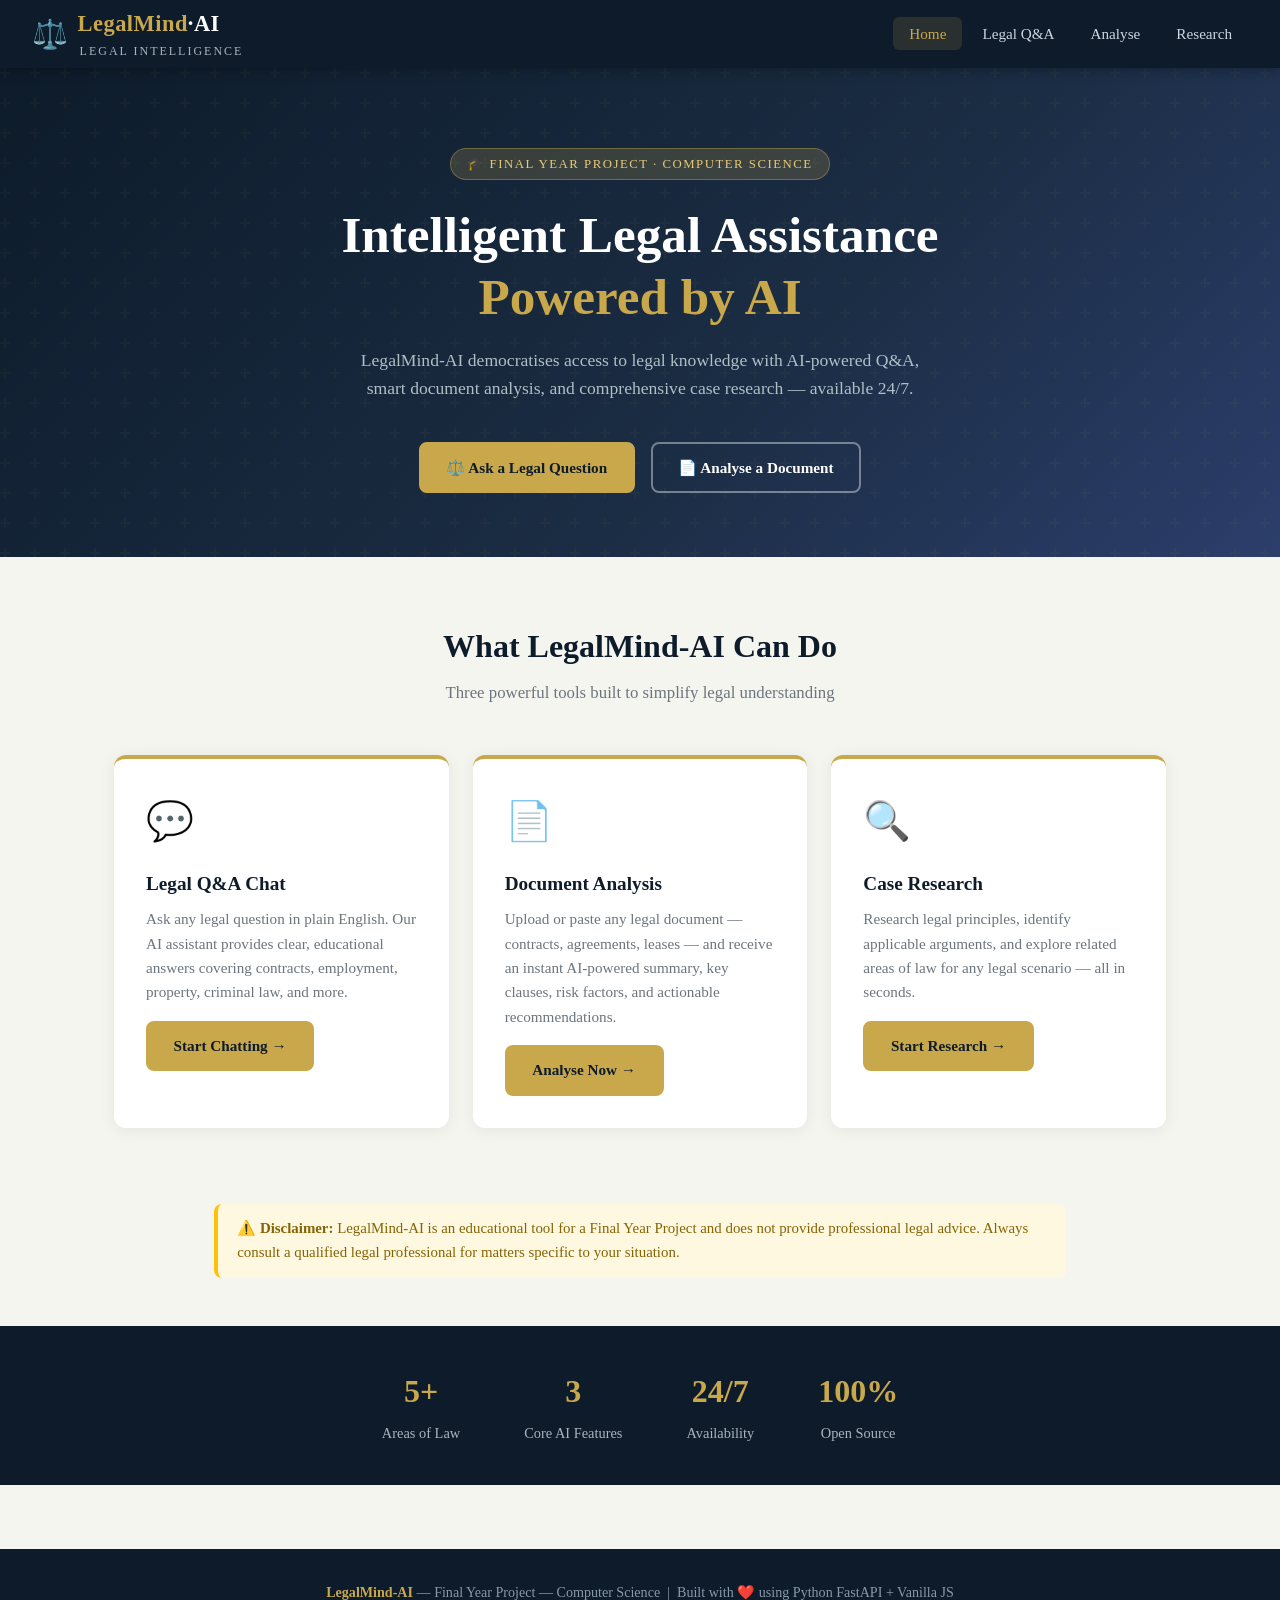
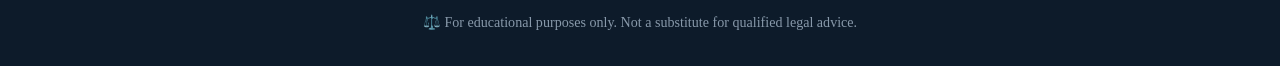
<file: frontend/index.html>
<!DOCTYPE html>
<html lang="en">
<head>
  <meta charset="UTF-8" />
  <meta name="viewport" content="width=device-width, initial-scale=1.0" />
  <title>LegalMind-AI | Intelligent Legal Assistance</title>
  <link rel="stylesheet" href="css/styles.css" />
  <meta name="description" content="LegalMind-AI — AI-powered legal assistance platform for document analysis, legal Q&A, and case research." />
</head>
<body>

  <!-- Navigation -->
  <nav class="navbar">
    <a href="index.html" class="navbar-brand">
      <span class="logo-icon">⚖️</span>
      <div>
        <div class="brand-text">LegalMind<span style="color:#fff">·AI</span></div>
        <div class="brand-sub">Legal Intelligence</div>
      </div>
    </a>
    <ul class="navbar-nav">
      <li><a href="index.html" class="active">Home</a></li>
      <li><a href="chat.html">Legal Q&amp;A</a></li>
      <li><a href="analyse.html">Analyse</a></li>
      <li><a href="research.html">Research</a></li>
    </ul>
  </nav>

  <!-- Hero -->
  <section class="hero">
    <div class="hero-content">
      <div class="hero-badge">🎓 Final Year Project · Computer Science</div>
      <h1>Intelligent Legal Assistance<br /><span>Powered by AI</span></h1>
      <p>
        LegalMind-AI democratises access to legal knowledge with AI-powered Q&amp;A,
        smart document analysis, and comprehensive case research — available 24/7.
      </p>
      <div class="btn-group">
        <a href="chat.html" class="btn btn-primary">⚖️ Ask a Legal Question</a>
        <a href="analyse.html" class="btn btn-outline">📄 Analyse a Document</a>
      </div>
    </div>
  </section>

  <!-- Features -->
  <div class="section">
    <div class="section-title">
      <h2>What LegalMind-AI Can Do</h2>
      <p>Three powerful tools built to simplify legal understanding</p>
    </div>
    <div class="features-grid">

      <div class="feature-card">
        <div class="feature-icon">💬</div>
        <h3>Legal Q&amp;A Chat</h3>
        <p>
          Ask any legal question in plain English. Our AI assistant provides
          clear, educational answers covering contracts, employment, property,
          criminal law, and more.
        </p>
        <a href="chat.html" class="btn btn-primary mt-2">Start Chatting →</a>
      </div>

      <div class="feature-card">
        <div class="feature-icon">📄</div>
        <h3>Document Analysis</h3>
        <p>
          Upload or paste any legal document — contracts, agreements, leases —
          and receive an instant AI-powered summary, key clauses, risk factors,
          and actionable recommendations.
        </p>
        <a href="analyse.html" class="btn btn-primary mt-2">Analyse Now →</a>
      </div>

      <div class="feature-card">
        <div class="feature-icon">🔍</div>
        <h3>Case Research</h3>
        <p>
          Research legal principles, identify applicable arguments, and explore
          related areas of law for any legal scenario — all in seconds.
        </p>
        <a href="research.html" class="btn btn-primary mt-2">Start Research →</a>
      </div>

    </div>
  </div>

  <!-- Disclaimer -->
  <div style="max-width:900px;margin:0 auto 3rem;padding:0 1.5rem;">
    <div class="alert alert-warning">
      ⚠️ <strong>Disclaimer:</strong> LegalMind-AI is an educational tool for a Final Year
      Project and does not provide professional legal advice. Always consult a qualified
      legal professional for matters specific to your situation.
    </div>
  </div>

  <!-- Stats strip -->
  <div style="background:var(--navy);color:#fff;padding:2.5rem 1.5rem;">
    <div style="display:flex;justify-content:center;gap:4rem;flex-wrap:wrap;max-width:800px;margin:0 auto;text-align:center;">
      <div>
        <div style="font-size:2rem;font-weight:700;color:var(--gold);">5+</div>
        <div style="color:#aab4be;font-size:0.9rem;margin-top:0.25rem;">Areas of Law</div>
      </div>
      <div>
        <div style="font-size:2rem;font-weight:700;color:var(--gold);">3</div>
        <div style="color:#aab4be;font-size:0.9rem;margin-top:0.25rem;">Core AI Features</div>
      </div>
      <div>
        <div style="font-size:2rem;font-weight:700;color:var(--gold);">24/7</div>
        <div style="color:#aab4be;font-size:0.9rem;margin-top:0.25rem;">Availability</div>
      </div>
      <div>
        <div style="font-size:2rem;font-weight:700;color:var(--gold);">100%</div>
        <div style="color:#aab4be;font-size:0.9rem;margin-top:0.25rem;">Open Source</div>
      </div>
    </div>
  </div>

  <footer>
    <p>
      <strong style="color:var(--gold);">LegalMind-AI</strong> &mdash; Final Year Project &mdash;
      Computer Science &nbsp;|&nbsp;
      Built with ❤️ using Python FastAPI + Vanilla JS
    </p>
    <p class="mt-1">
      ⚖️ For educational purposes only. Not a substitute for qualified legal advice.
    </p>
  </footer>

</body>
</html>
</file>
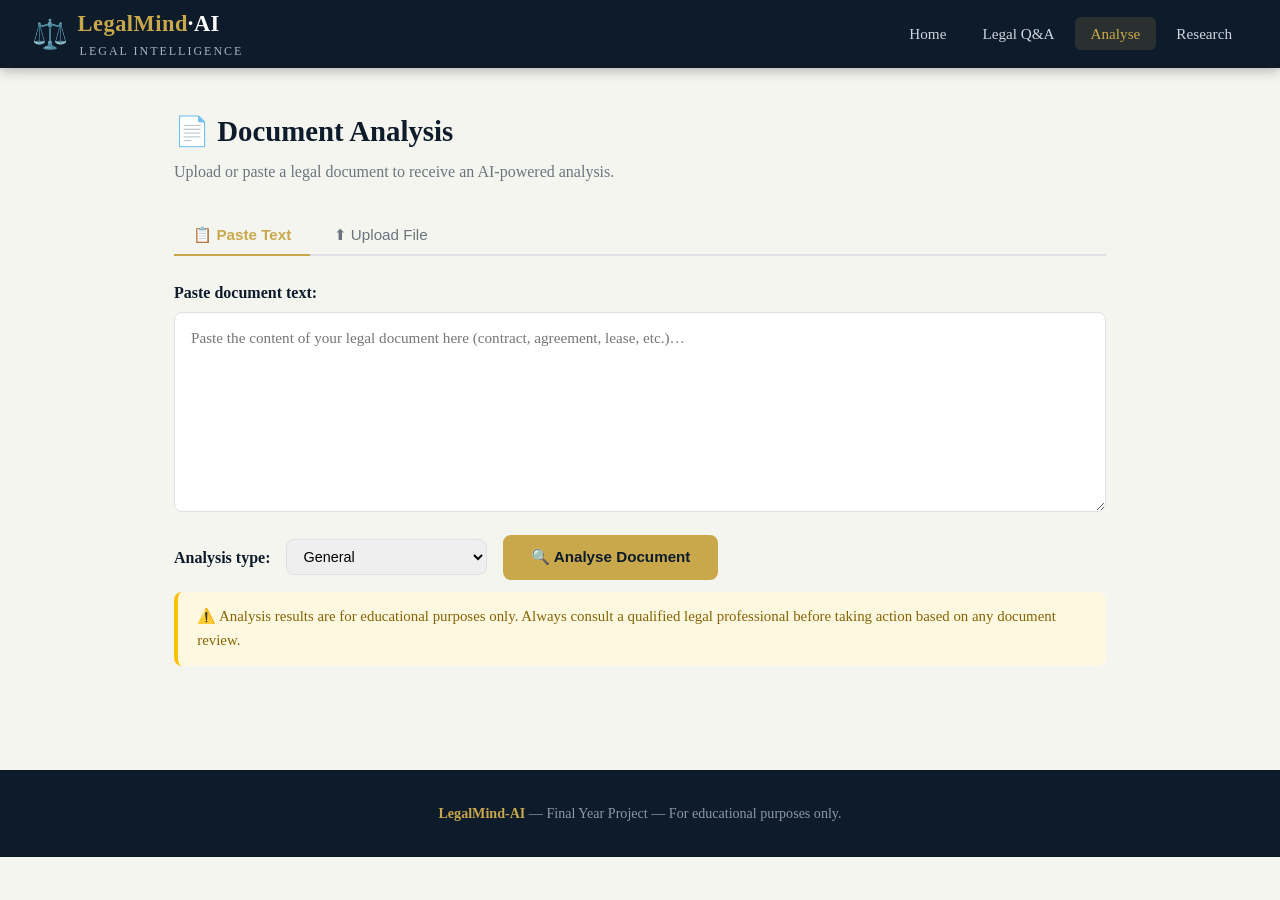
<file: frontend/analyse.html>
<!DOCTYPE html>
<html lang="en">
<head>
  <meta charset="UTF-8" />
  <meta name="viewport" content="width=device-width, initial-scale=1.0" />
  <title>Document Analysis — LegalMind-AI</title>
  <link rel="stylesheet" href="css/styles.css" />
</head>
<body>

  <nav class="navbar">
    <a href="index.html" class="navbar-brand">
      <span class="logo-icon">⚖️</span>
      <div>
        <div class="brand-text">LegalMind<span style="color:#fff">·AI</span></div>
        <div class="brand-sub">Legal Intelligence</div>
      </div>
    </a>
    <ul class="navbar-nav">
      <li><a href="index.html">Home</a></li>
      <li><a href="chat.html">Legal Q&amp;A</a></li>
      <li><a href="analyse.html" class="active">Analyse</a></li>
      <li><a href="research.html">Research</a></li>
    </ul>
  </nav>

  <div class="page-container">
    <div class="page-header">
      <h1>📄 Document Analysis</h1>
      <p>Upload or paste a legal document to receive an AI-powered analysis.</p>
    </div>

    <!-- Tab switcher -->
    <div class="tabs">
      <button class="tab-btn active" onclick="switchTab('paste', this)">📋 Paste Text</button>
      <button class="tab-btn" onclick="switchTab('upload', this)">⬆ Upload File</button>
    </div>

    <!-- Paste tab -->
    <div class="tab-panel active" id="tab-paste">
      <div>
        <label for="docText" style="font-weight:600;color:var(--navy);display:block;margin-bottom:0.4rem;">Paste document text:</label>
        <textarea
          id="docText"
          class="doc-textarea"
          placeholder="Paste the content of your legal document here (contract, agreement, lease, etc.)…"
        ></textarea>
      </div>
      <div style="display:flex;align-items:center;gap:1rem;margin-top:1rem;flex-wrap:wrap;">
        <label for="analysisType" style="font-weight:600;color:var(--navy);">Analysis type:</label>
        <select id="analysisType" style="padding:0.5rem 0.75rem;border:1px solid var(--border);border-radius:8px;font-size:0.9rem;">
          <option value="general">General</option>
          <option value="contract">Contract</option>
          <option value="lease">Lease / Rental</option>
          <option value="employment">Employment Agreement</option>
          <option value="clause">Clause-specific</option>
        </select>
        <button class="btn btn-primary" id="analyseTextBtn" onclick="analyseText()">🔍 Analyse Document</button>
      </div>
    </div>

    <!-- Upload tab -->
    <div class="tab-panel" id="tab-upload">
      <div class="drop-zone" id="dropZone" onclick="document.getElementById('fileInput').click()">
        <span class="drop-icon">📂</span>
        <strong>Click to upload or drag &amp; drop</strong>
        <p class="text-muted mt-1" style="font-size:0.9rem;">Supported formats: TXT, PDF, DOCX (max 10 MB)</p>
      </div>
      <input type="file" id="fileInput" class="hidden" accept=".txt,.pdf,.docx" />
      <div id="fileInfo" class="hidden mt-2" style="font-size:0.9rem;color:var(--text-muted);"></div>
      <button class="btn btn-primary mt-2" id="uploadBtn" onclick="uploadFile()" disabled>⬆ Upload &amp; Analyse</button>
    </div>

    <!-- Results -->
    <div id="resultsSection" class="hidden">
      <div class="results-card">
        <h3>📝 Document Summary</h3>
        <p id="docSummary" style="color:var(--text-muted);font-size:0.95rem;line-height:1.6;"></p>
      </div>

      <div style="display:grid;grid-template-columns:repeat(auto-fit,minmax(280px,1fr));gap:1.5rem;margin-top:1.5rem;">
        <div class="results-card">
          <h3>🔑 Key Points</h3>
          <ul class="results-list key-points" id="keyPoints"></ul>
        </div>
        <div class="results-card">
          <h3>⚠️ Risk Factors</h3>
          <ul class="results-list risk-factors" id="riskFactors"></ul>
        </div>
      </div>

      <div class="results-card" style="margin-top:1.5rem;">
        <h3>✅ Recommendations</h3>
        <ul class="results-list recommendations" id="recommendations"></ul>
      </div>
    </div>

    <!-- Loading -->
    <div id="loadingSection" class="hidden text-center mt-3">
      <span class="spinner" style="width:32px;height:32px;border-width:4px;"></span>
      <p class="text-muted mt-1">Analysing document…</p>
    </div>

    <div id="errorSection" class="hidden"></div>

    <div class="alert alert-warning mt-3">
      ⚠️ Analysis results are for educational purposes only. Always consult a qualified legal
      professional before taking action based on any document review.
    </div>
  </div>

  <footer>
    <p><strong style="color:var(--gold);">LegalMind-AI</strong> &mdash; Final Year Project &mdash; For educational purposes only.</p>
  </footer>

  <script src="js/app.js"></script>
  <script>
    // Tab switching
    function switchTab(tabName, btn) {
      document.querySelectorAll(".tab-panel").forEach(p => p.classList.remove("active"));
      document.querySelectorAll(".tab-btn").forEach(b => b.classList.remove("active"));
      document.getElementById("tab-" + tabName).classList.add("active");
      btn.classList.add("active");
    }

    // File upload setup
    const fileInput = document.getElementById("fileInput");
    const dropZone = document.getElementById("dropZone");
    const uploadBtn = document.getElementById("uploadBtn");

    fileInput.addEventListener("change", function () {
      if (fileInput.files.length > 0) {
        const f = fileInput.files[0];
        document.getElementById("fileInfo").textContent = `Selected: ${f.name} (${(f.size / 1024).toFixed(1)} KB)`;
        document.getElementById("fileInfo").classList.remove("hidden");
        uploadBtn.disabled = false;
      }
    });

    dropZone.addEventListener("dragover", e => { e.preventDefault(); dropZone.classList.add("drag-over"); });
    dropZone.addEventListener("dragleave", () => dropZone.classList.remove("drag-over"));
    dropZone.addEventListener("drop", e => {
      e.preventDefault();
      dropZone.classList.remove("drag-over");
      const files = e.dataTransfer.files;
      if (files.length > 0) {
        fileInput.files = files;
        fileInput.dispatchEvent(new Event("change"));
      }
    });

    async function analyseText() {
      const text = document.getElementById("docText").value.trim();
      if (!text) { showError("Please paste some document text first."); return; }
      const analysisType = document.getElementById("analysisType").value;

      showLoading(true);
      try {
        const res = await fetch(`${API_BASE}/api/analyse-document`, {
          method: "POST",
          headers: { "Content-Type": "application/json" },
          body: JSON.stringify({ document_text: text, analysis_type: analysisType }),
        });
        if (!res.ok) throw new Error(await res.text());
        displayResults(await res.json());
      } catch (err) {
        showError(`Analysis failed: ${escapeHtml(err.message)}`);
      } finally {
        showLoading(false);
      }
    }

    async function uploadFile() {
      if (!fileInput.files.length) { showError("Please select a file first."); return; }

      const formData = new FormData();
      formData.append("file", fileInput.files[0]);

      showLoading(true);
      try {
        const res = await fetch(`${API_BASE}/api/upload-document`, {
          method: "POST",
          body: formData,
        });
        if (!res.ok) throw new Error(await res.text());
        displayResults(await res.json());
      } catch (err) {
        showError(`Upload failed: ${escapeHtml(err.message)}`);
      } finally {
        showLoading(false);
      }
    }

    function displayResults(data) {
      document.getElementById("docSummary").textContent = data.summary;

      const renderList = (id, items, icon) => {
        const ul = document.getElementById(id);
        ul.innerHTML = items.length
          ? items.map(i => `<li><span>${icon}</span>${escapeHtml(i)}</li>`).join("")
          : `<li><span>—</span>None detected.</li>`;
      };

      renderList("keyPoints", data.key_points, "🔹");
      renderList("riskFactors", data.risk_factors, "⚠️");
      renderList("recommendations", data.recommendations, "✅");

      document.getElementById("resultsSection").classList.remove("hidden");
      document.getElementById("resultsSection").scrollIntoView({ behavior: "smooth" });
      hideError();
    }

    function showLoading(state) {
      document.getElementById("loadingSection").classList.toggle("hidden", !state);
      document.getElementById("resultsSection").classList.add("hidden");
      hideError();
    }

    function showError(msg) {
      const el = document.getElementById("errorSection");
      el.innerHTML = `<div class="alert alert-danger mt-2">${msg}</div>`;
      el.classList.remove("hidden");
    }

    function hideError() {
      document.getElementById("errorSection").classList.add("hidden");
    }
  </script>
</body>
</html>
</file>
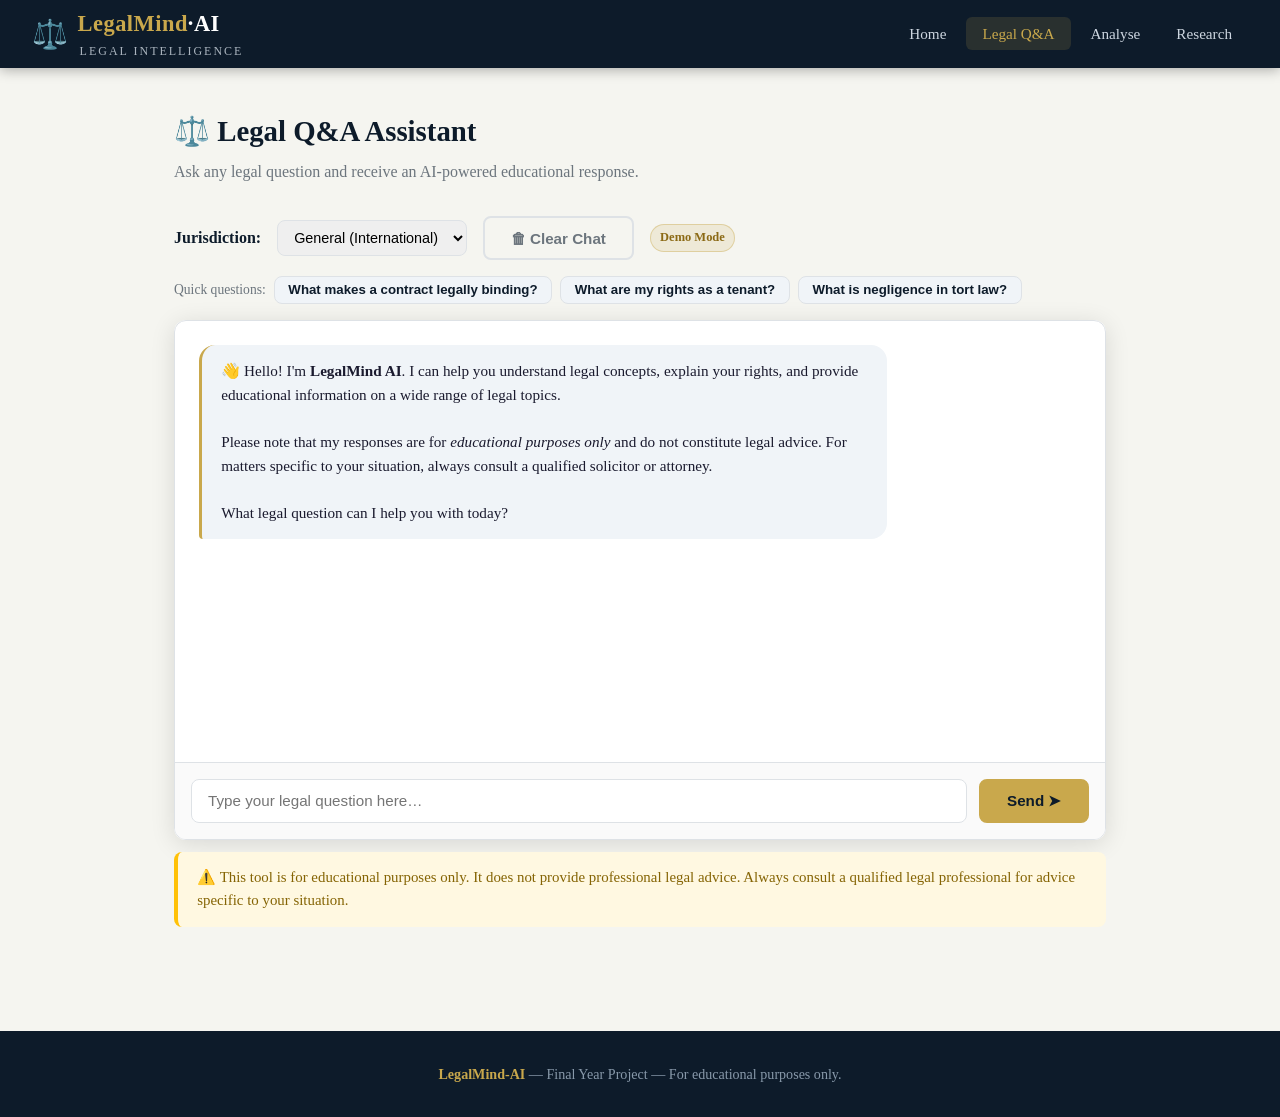
<file: frontend/chat.html>
<!DOCTYPE html>
<html lang="en">
<head>
  <meta charset="UTF-8" />
  <meta name="viewport" content="width=device-width, initial-scale=1.0" />
  <title>Legal Q&A — LegalMind-AI</title>
  <link rel="stylesheet" href="css/styles.css" />
</head>
<body>

  <nav class="navbar">
    <a href="index.html" class="navbar-brand">
      <span class="logo-icon">⚖️</span>
      <div>
        <div class="brand-text">LegalMind<span style="color:#fff">·AI</span></div>
        <div class="brand-sub">Legal Intelligence</div>
      </div>
    </a>
    <ul class="navbar-nav">
      <li><a href="index.html">Home</a></li>
      <li><a href="chat.html" class="active">Legal Q&amp;A</a></li>
      <li><a href="analyse.html">Analyse</a></li>
      <li><a href="research.html">Research</a></li>
    </ul>
  </nav>

  <div class="page-container">
    <div class="page-header">
      <h1>⚖️ Legal Q&amp;A Assistant</h1>
      <p>Ask any legal question and receive an AI-powered educational response.</p>
    </div>

    <!-- Jurisdiction selector -->
    <div style="display:flex;align-items:center;gap:1rem;margin-bottom:1rem;flex-wrap:wrap;">
      <label for="jurisdiction" style="font-weight:600;color:var(--navy);">Jurisdiction:</label>
      <select id="jurisdiction" style="padding:0.5rem 0.75rem;border:1px solid var(--border);border-radius:8px;font-size:0.9rem;">
        <option value="general">General (International)</option>
        <option value="us">United States</option>
        <option value="uk">United Kingdom</option>
        <option value="eu">European Union</option>
        <option value="pk">Pakistan</option>
        <option value="ca">Canada</option>
        <option value="au">Australia</option>
      </select>
      <button id="clearChat" class="btn btn-outline" style="border-color:var(--border);color:var(--text-muted);">🗑 Clear Chat</button>
      <span class="badge badge-demo" id="demoModeBadge">Demo Mode</span>
    </div>

    <!-- Quick questions -->
    <div style="display:flex;gap:0.5rem;flex-wrap:wrap;margin-bottom:1rem;">
      <span style="font-size:0.85rem;color:var(--text-muted);align-self:center;">Quick questions:</span>
      <button class="btn" style="padding:0.35rem 0.85rem;font-size:0.83rem;background:#f0f4f8;color:var(--navy);border:1px solid var(--border);" onclick="setQuestion('What makes a contract legally binding?')">What makes a contract legally binding?</button>
      <button class="btn" style="padding:0.35rem 0.85rem;font-size:0.83rem;background:#f0f4f8;color:var(--navy);border:1px solid var(--border);" onclick="setQuestion('What are my rights as a tenant?')">What are my rights as a tenant?</button>
      <button class="btn" style="padding:0.35rem 0.85rem;font-size:0.83rem;background:#f0f4f8;color:var(--navy);border:1px solid var(--border);" onclick="setQuestion('What is negligence in tort law?')">What is negligence in tort law?</button>
    </div>

    <!-- Chat UI -->
    <div class="card" style="padding:0;">
      <div class="chat-container">
        <div class="chat-messages" id="chatMessages">
          <div class="chat-bubble assistant">
            👋 Hello! I'm <strong>LegalMind AI</strong>. I can help you understand legal concepts,
            explain your rights, and provide educational information on a wide range of legal topics.
            <br /><br />
            Please note that my responses are for <em>educational purposes only</em> and do not
            constitute legal advice. For matters specific to your situation, always consult a
            qualified solicitor or attorney.
            <br /><br />
            What legal question can I help you with today?
          </div>
        </div>
        <div class="chat-input-area">
          <input
            type="text"
            id="userInput"
            placeholder="Type your legal question here…"
            autocomplete="off"
          />
          <button class="btn btn-primary" id="sendBtn" onclick="sendMessage()">Send ➤</button>
        </div>
      </div>
    </div>

    <div class="alert alert-warning mt-2">
      ⚠️ This tool is for educational purposes only. It does not provide professional legal advice.
      Always consult a qualified legal professional for advice specific to your situation.
    </div>
  </div>

  <footer>
    <p><strong style="color:var(--gold);">LegalMind-AI</strong> &mdash; Final Year Project &mdash; For educational purposes only.</p>
  </footer>

  <script src="js/app.js"></script>
  <script>
    let conversationHistory = [];

    function setQuestion(q) {
      document.getElementById("userInput").value = q;
      document.getElementById("userInput").focus();
    }

    function clearChat() {
      conversationHistory = [];
      const container = document.getElementById("chatMessages");
      container.innerHTML = `<div class="chat-bubble assistant">
        Chat cleared. What legal question can I help you with?
      </div>`;
    }

    document.getElementById("clearChat").addEventListener("click", clearChat);

    document.getElementById("userInput").addEventListener("keydown", function (e) {
      if (e.key === "Enter" && !e.shiftKey) {
        e.preventDefault();
        sendMessage();
      }
    });

    async function sendMessage() {
      const input = document.getElementById("userInput");
      const query = input.value.trim();
      if (!query) return;

      const jurisdiction = document.getElementById("jurisdiction").value;
      const sendBtn = document.getElementById("sendBtn");
      const container = document.getElementById("chatMessages");

      // Append user bubble
      appendBubble(container, "user", escapeHtml(query));
      input.value = "";
      sendBtn.disabled = true;

      // Loading indicator
      const loadingId = "loading-" + Date.now();
      container.insertAdjacentHTML(
        "beforeend",
        `<div class="chat-bubble loading" id="${loadingId}"><span class="spinner"></span>Thinking…</div>`
      );
      scrollBottom(container);

      try {
        const response = await fetch(`${API_BASE}/api/legal-query`, {
          method: "POST",
          headers: { "Content-Type": "application/json" },
          body: JSON.stringify({
            query,
            history: conversationHistory,
            jurisdiction,
          }),
        });

        const data = await response.json();

        document.getElementById(loadingId)?.remove();

        const answerHtml = `
          ${escapeHtml(data.answer)}
          ${data.sources && data.sources.length
            ? `<div style="font-size:0.8rem;margin-top:0.6rem;color:var(--text-muted);">Sources: ${data.sources.join(", ")}</div>`
            : ""}
          <div class="disclaimer">${escapeHtml(data.disclaimer)}</div>
        `;
        appendBubble(container, "assistant", answerHtml, false);

        // Update history
        conversationHistory.push({ role: "user", content: query });
        conversationHistory.push({ role: "assistant", content: data.answer });
        if (conversationHistory.length > 20) {
          conversationHistory = conversationHistory.slice(-20);
        }
      } catch (err) {
        document.getElementById(loadingId)?.remove();
        appendBubble(
          container,
          "assistant",
          `⚠️ Unable to connect to the LegalMind server. Please ensure the backend is running. (${escapeHtml(err.message)})`
        );
      } finally {
        sendBtn.disabled = false;
        input.focus();
      }
    }

    function appendBubble(container, role, content, escape = false) {
      const div = document.createElement("div");
      div.className = `chat-bubble ${role}`;
      div.innerHTML = escape ? escapeHtml(content) : content;
      container.appendChild(div);
      scrollBottom(container);
    }

    function scrollBottom(el) {
      el.scrollTop = el.scrollHeight;
    }
  </script>
</body>
</html>
</file>
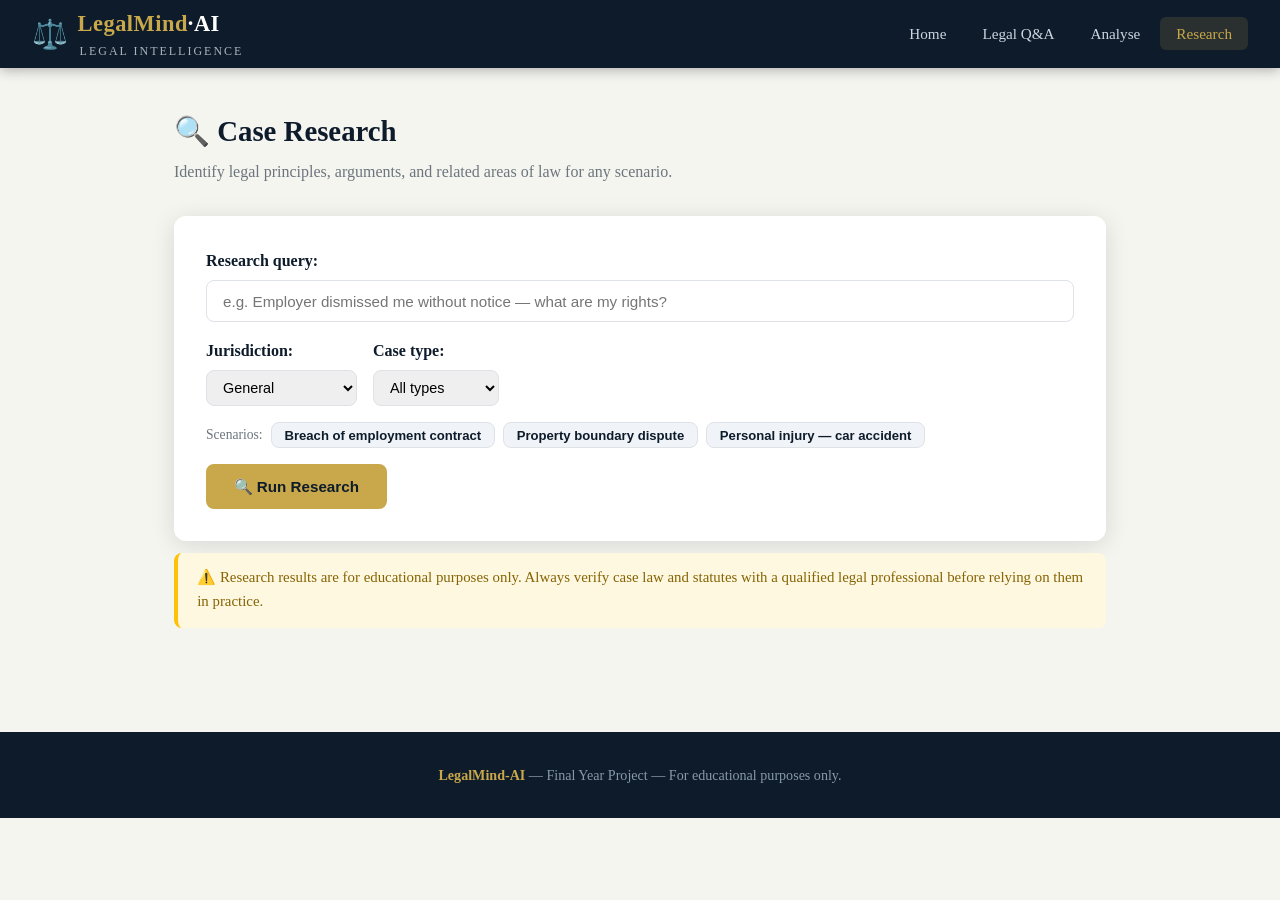
<file: frontend/research.html>
<!DOCTYPE html>
<html lang="en">
<head>
  <meta charset="UTF-8" />
  <meta name="viewport" content="width=device-width, initial-scale=1.0" />
  <title>Case Research — LegalMind-AI</title>
  <link rel="stylesheet" href="css/styles.css" />
</head>
<body>

  <nav class="navbar">
    <a href="index.html" class="navbar-brand">
      <span class="logo-icon">⚖️</span>
      <div>
        <div class="brand-text">LegalMind<span style="color:#fff">·AI</span></div>
        <div class="brand-sub">Legal Intelligence</div>
      </div>
    </a>
    <ul class="navbar-nav">
      <li><a href="index.html">Home</a></li>
      <li><a href="chat.html">Legal Q&amp;A</a></li>
      <li><a href="analyse.html">Analyse</a></li>
      <li><a href="research.html" class="active">Research</a></li>
    </ul>
  </nav>

  <div class="page-container">
    <div class="page-header">
      <h1>🔍 Case Research</h1>
      <p>Identify legal principles, arguments, and related areas of law for any scenario.</p>
    </div>

    <!-- Research form -->
    <div class="card">
      <div style="display:flex;flex-direction:column;gap:1rem;">
        <div>
          <label for="researchQuery" style="font-weight:600;color:var(--navy);display:block;margin-bottom:0.4rem;">
            Research query:
          </label>
          <input
            type="text"
            id="researchQuery"
            placeholder="e.g. Employer dismissed me without notice — what are my rights?"
            style="width:100%;padding:0.7rem 1rem;border:1px solid var(--border);border-radius:8px;font-size:0.95rem;outline:none;"
          />
        </div>

        <div style="display:flex;gap:1rem;flex-wrap:wrap;">
          <div>
            <label for="researchJurisdiction" style="font-weight:600;color:var(--navy);display:block;margin-bottom:0.4rem;">Jurisdiction:</label>
            <select id="researchJurisdiction" style="padding:0.5rem 0.75rem;border:1px solid var(--border);border-radius:8px;font-size:0.9rem;">
              <option value="general">General</option>
              <option value="us">United States</option>
              <option value="uk">United Kingdom</option>
              <option value="eu">European Union</option>
              <option value="pk">Pakistan</option>
              <option value="ca">Canada</option>
              <option value="au">Australia</option>
            </select>
          </div>
          <div>
            <label for="caseType" style="font-weight:600;color:var(--navy);display:block;margin-bottom:0.4rem;">Case type:</label>
            <select id="caseType" style="padding:0.5rem 0.75rem;border:1px solid var(--border);border-radius:8px;font-size:0.9rem;">
              <option value="all">All types</option>
              <option value="contract">Contract</option>
              <option value="tort">Tort</option>
              <option value="employment">Employment</option>
              <option value="property">Property</option>
              <option value="criminal">Criminal</option>
              <option value="family">Family</option>
            </select>
          </div>
        </div>

        <!-- Quick scenarios -->
        <div style="display:flex;gap:0.5rem;flex-wrap:wrap;align-items:center;">
          <span style="font-size:0.85rem;color:var(--text-muted);">Scenarios:</span>
          <button class="btn" style="padding:0.3rem 0.8rem;font-size:0.82rem;background:#f0f4f8;color:var(--navy);border:1px solid var(--border);"
            onclick="setQuery('Breach of employment contract')">Breach of employment contract</button>
          <button class="btn" style="padding:0.3rem 0.8rem;font-size:0.82rem;background:#f0f4f8;color:var(--navy);border:1px solid var(--border);"
            onclick="setQuery('Neighbour dispute over property boundary')">Property boundary dispute</button>
          <button class="btn" style="padding:0.3rem 0.8rem;font-size:0.82rem;background:#f0f4f8;color:var(--navy);border:1px solid var(--border);"
            onclick="setQuery('Personal injury claim after car accident')">Personal injury — car accident</button>
        </div>

        <button class="btn btn-primary" id="researchBtn" onclick="doResearch()" style="align-self:flex-start;">
          🔍 Run Research
        </button>
      </div>
    </div>

    <!-- Loading -->
    <div id="loadingSection" class="hidden text-center mt-3">
      <span class="spinner" style="width:32px;height:32px;border-width:4px;"></span>
      <p class="text-muted mt-1">Researching…</p>
    </div>

    <!-- Error -->
    <div id="errorSection" class="hidden"></div>

    <!-- Results -->
    <div id="resultsSection" class="hidden">
      <div class="research-grid">
        <div class="results-card">
          <h3>📚 Relevant Legal Principles</h3>
          <ul class="results-list key-points" id="principles"></ul>
        </div>
        <div class="results-card">
          <h3>⚖️ Suggested Arguments</h3>
          <ul class="results-list recommendations" id="arguments"></ul>
        </div>
      </div>

      <div style="display:grid;grid-template-columns:repeat(auto-fit,minmax(280px,1fr));gap:1.5rem;margin-top:1.5rem;">
        <div class="results-card">
          <h3>🗂 Related Areas of Law</h3>
          <div id="relatedAreas" style="display:flex;flex-wrap:wrap;gap:0.5rem;margin-top:0.5rem;"></div>
        </div>
        <div class="results-card">
          <h3>📝 Research Notes</h3>
          <p id="researchNotes" style="color:var(--text-muted);font-size:0.9rem;line-height:1.6;"></p>
        </div>
      </div>
    </div>

    <div class="alert alert-warning mt-3">
      ⚠️ Research results are for educational purposes only. Always verify case law and
      statutes with a qualified legal professional before relying on them in practice.
    </div>
  </div>

  <footer>
    <p><strong style="color:var(--gold);">LegalMind-AI</strong> &mdash; Final Year Project &mdash; For educational purposes only.</p>
  </footer>

  <script src="js/app.js"></script>
  <script>
    document.getElementById("researchQuery").addEventListener("keydown", function (e) {
      if (e.key === "Enter") doResearch();
    });

    function setQuery(q) {
      document.getElementById("researchQuery").value = q;
      document.getElementById("researchQuery").focus();
    }

    async function doResearch() {
      const query = document.getElementById("researchQuery").value.trim();
      if (!query) { showError("Please enter a research query."); return; }

      const jurisdiction = document.getElementById("researchJurisdiction").value;
      const caseType = document.getElementById("caseType").value;
      const btn = document.getElementById("researchBtn");

      btn.disabled = true;
      showLoading(true);

      try {
        const res = await fetch(`${API_BASE}/api/case-research`, {
          method: "POST",
          headers: { "Content-Type": "application/json" },
          body: JSON.stringify({ query, jurisdiction, case_type: caseType }),
        });
        if (!res.ok) throw new Error(await res.text());
        displayResults(await res.json());
      } catch (err) {
        showError(`Research failed: ${escapeHtml(err.message)}`);
      } finally {
        showLoading(false);
        btn.disabled = false;
      }
    }

    function displayResults(data) {
      const renderList = (id, items, icon) => {
        const ul = document.getElementById(id);
        ul.innerHTML = items.length
          ? items.map(i => `<li><span>${icon}</span>${escapeHtml(i)}</li>`).join("")
          : `<li><span>—</span>None found.</li>`;
      };

      renderList("principles", data.relevant_principles, "📌");
      renderList("arguments", data.suggested_arguments, "⚖️");

      const relatedEl = document.getElementById("relatedAreas");
      relatedEl.innerHTML = data.related_areas.length
        ? data.related_areas.map(a =>
            `<span style="background:#e8f4fd;color:#1565c0;padding:0.3rem 0.8rem;border-radius:16px;font-size:0.85rem;font-weight:600;">${escapeHtml(a)}</span>`
          ).join("")
        : "<span style='color:var(--text-muted);font-size:0.9rem;'>None specified.</span>";

      document.getElementById("researchNotes").textContent = data.research_notes;

      document.getElementById("resultsSection").classList.remove("hidden");
      document.getElementById("resultsSection").scrollIntoView({ behavior: "smooth" });
      hideError();
    }

    function showLoading(state) {
      document.getElementById("loadingSection").classList.toggle("hidden", !state);
      document.getElementById("resultsSection").classList.add("hidden");
      hideError();
    }

    function showError(msg) {
      const el = document.getElementById("errorSection");
      el.innerHTML = `<div class="alert alert-danger mt-2">${msg}</div>`;
      el.classList.remove("hidden");
    }

    function hideError() {
      document.getElementById("errorSection").classList.add("hidden");
    }
  </script>
</body>
</html>
</file>
<file: frontend/css/styles.css>
/* =========================================================
   LegalMind-AI  –  Global Stylesheet
   ========================================================= */

:root {
  --navy: #0d1b2a;
  --navy-light: #1b2d44;
  --gold: #c9a84c;
  --gold-light: #e8c97a;
  --white: #ffffff;
  --off-white: #f5f5f0;
  --text-dark: #1a1a2e;
  --text-muted: #6c757d;
  --success: #28a745;
  --danger: #dc3545;
  --border: #dee2e6;
  --shadow: 0 4px 24px rgba(0, 0, 0, 0.12);
  --radius: 12px;
  --transition: 0.25s ease;
}

* {
  box-sizing: border-box;
  margin: 0;
  padding: 0;
}

body {
  font-family: "Segoe UI", Georgia, serif;
  background: var(--off-white);
  color: var(--text-dark);
  line-height: 1.6;
}

/* ── Navigation ──────────────────────────────────────────── */
.navbar {
  background: var(--navy);
  padding: 0 2rem;
  display: flex;
  align-items: center;
  justify-content: space-between;
  height: 68px;
  box-shadow: 0 2px 12px rgba(0, 0, 0, 0.3);
  position: sticky;
  top: 0;
  z-index: 100;
}

.navbar-brand {
  display: flex;
  align-items: center;
  gap: 0.6rem;
  text-decoration: none;
}

.navbar-brand .logo-icon {
  font-size: 1.8rem;
}

.navbar-brand .brand-text {
  font-size: 1.4rem;
  font-weight: 700;
  color: var(--gold);
  letter-spacing: 0.5px;
}

.navbar-brand .brand-sub {
  font-size: 0.75rem;
  color: #aab4be;
  letter-spacing: 2px;
  text-transform: uppercase;
  margin-left: 2px;
}

.navbar-nav {
  display: flex;
  align-items: center;
  gap: 0.25rem;
  list-style: none;
}

.navbar-nav a {
  color: #cdd6e0;
  text-decoration: none;
  padding: 0.5rem 1rem;
  border-radius: 6px;
  font-size: 0.95rem;
  transition: background var(--transition), color var(--transition);
}

.navbar-nav a:hover,
.navbar-nav a.active {
  background: rgba(201, 168, 76, 0.15);
  color: var(--gold);
}

/* ── Hero ────────────────────────────────────────────────── */
.hero {
  background: linear-gradient(135deg, var(--navy) 0%, var(--navy-light) 60%, #2c3e6b 100%);
  color: var(--white);
  text-align: center;
  padding: 5rem 1.5rem 4rem;
  position: relative;
  overflow: hidden;
}

.hero::before {
  content: "";
  position: absolute;
  inset: 0;
  background: url("data:image/svg+xml,%3Csvg width='60' height='60' viewBox='0 0 60 60' xmlns='http://www.w3.org/2000/svg'%3E%3Cg fill='none' fill-rule='evenodd'%3E%3Cg fill='%23c9a84c' fill-opacity='0.04'%3E%3Cpath d='M36 34v-4h-2v4h-4v2h4v4h2v-4h4v-2h-4zm0-30V0h-2v4h-4v2h4v4h2V6h4V4h-4zM6 34v-4H4v4H0v2h4v4h2v-4h4v-2H6zM6 4V0H4v4H0v2h4v4h2V6h4V4H6z'/%3E%3C/g%3E%3C/g%3E%3C/svg%3E");
}

.hero-content {
  position: relative;
  max-width: 760px;
  margin: 0 auto;
}

.hero-badge {
  display: inline-block;
  background: rgba(201, 168, 76, 0.2);
  border: 1px solid rgba(201, 168, 76, 0.4);
  color: var(--gold-light);
  padding: 0.3rem 1rem;
  border-radius: 20px;
  font-size: 0.8rem;
  letter-spacing: 1.5px;
  text-transform: uppercase;
  margin-bottom: 1.5rem;
}

.hero h1 {
  font-size: clamp(2rem, 5vw, 3.2rem);
  font-weight: 700;
  line-height: 1.2;
  margin-bottom: 1.2rem;
}

.hero h1 span {
  color: var(--gold);
}

.hero p {
  font-size: 1.1rem;
  color: #b0bec5;
  margin-bottom: 2.5rem;
  max-width: 560px;
  margin-left: auto;
  margin-right: auto;
}

.btn-group {
  display: flex;
  gap: 1rem;
  justify-content: center;
  flex-wrap: wrap;
}

/* ── Buttons ─────────────────────────────────────────────── */
.btn {
  display: inline-flex;
  align-items: center;
  gap: 0.4rem;
  padding: 0.7rem 1.6rem;
  border-radius: 8px;
  font-size: 0.95rem;
  font-weight: 600;
  cursor: pointer;
  border: 2px solid transparent;
  text-decoration: none;
  transition: all var(--transition);
}

.btn-primary {
  background: var(--gold);
  color: var(--navy);
  border-color: var(--gold);
}

.btn-primary:hover {
  background: var(--gold-light);
  border-color: var(--gold-light);
  transform: translateY(-1px);
  box-shadow: 0 6px 18px rgba(201, 168, 76, 0.35);
}

.btn-outline {
  background: transparent;
  color: var(--white);
  border-color: rgba(255, 255, 255, 0.4);
}

.btn-outline:hover {
  background: rgba(255, 255, 255, 0.08);
  border-color: rgba(255, 255, 255, 0.7);
}

.btn-secondary {
  background: var(--navy);
  color: var(--white);
  border-color: var(--navy);
}

.btn-secondary:hover {
  background: var(--navy-light);
  transform: translateY(-1px);
}

.btn:disabled {
  opacity: 0.55;
  cursor: not-allowed;
  transform: none !important;
  box-shadow: none !important;
}

/* ── Cards ───────────────────────────────────────────────── */
.card {
  background: var(--white);
  border-radius: var(--radius);
  box-shadow: var(--shadow);
  padding: 2rem;
  transition: transform var(--transition), box-shadow var(--transition);
}

.card:hover {
  transform: translateY(-3px);
  box-shadow: 0 8px 32px rgba(0, 0, 0, 0.14);
}

/* ── Features section ────────────────────────────────────── */
.section {
  padding: 4rem 1.5rem;
  max-width: 1100px;
  margin: 0 auto;
}

.section-title {
  text-align: center;
  margin-bottom: 3rem;
}

.section-title h2 {
  font-size: 2rem;
  color: var(--navy);
  margin-bottom: 0.5rem;
}

.section-title p {
  color: var(--text-muted);
  font-size: 1.05rem;
}

.features-grid {
  display: grid;
  grid-template-columns: repeat(auto-fit, minmax(280px, 1fr));
  gap: 1.5rem;
}

.feature-card {
  background: var(--white);
  border-radius: var(--radius);
  padding: 2rem;
  border-top: 4px solid var(--gold);
  box-shadow: 0 2px 16px rgba(0, 0, 0, 0.07);
  transition: transform var(--transition);
}

.feature-card:hover {
  transform: translateY(-4px);
}

.feature-icon {
  font-size: 2.4rem;
  margin-bottom: 1rem;
}

.feature-card h3 {
  font-size: 1.2rem;
  color: var(--navy);
  margin-bottom: 0.5rem;
}

.feature-card p {
  color: var(--text-muted);
  font-size: 0.95rem;
}

/* ── Page layout ─────────────────────────────────────────── */
.page-container {
  max-width: 980px;
  margin: 0 auto;
  padding: 2.5rem 1.5rem;
}

.page-header {
  margin-bottom: 2rem;
}

.page-header h1 {
  font-size: 1.8rem;
  color: var(--navy);
}

.page-header p {
  color: var(--text-muted);
  margin-top: 0.3rem;
}

/* ── Chat ────────────────────────────────────────────────── */
.chat-container {
  display: flex;
  flex-direction: column;
  height: 520px;
  border: 1px solid var(--border);
  border-radius: var(--radius);
  overflow: hidden;
  background: #fff;
}

.chat-messages {
  flex: 1;
  overflow-y: auto;
  padding: 1.5rem;
  display: flex;
  flex-direction: column;
  gap: 1rem;
}

.chat-bubble {
  max-width: 78%;
  padding: 0.9rem 1.2rem;
  border-radius: 16px;
  font-size: 0.95rem;
  line-height: 1.55;
}

.chat-bubble.user {
  background: var(--navy);
  color: var(--white);
  align-self: flex-end;
  border-bottom-right-radius: 4px;
}

.chat-bubble.assistant {
  background: #f0f4f8;
  color: var(--text-dark);
  align-self: flex-start;
  border-bottom-left-radius: 4px;
  border-left: 3px solid var(--gold);
}

.chat-bubble.loading {
  background: #f0f4f8;
  color: var(--text-muted);
  align-self: flex-start;
  font-style: italic;
}

.chat-bubble .disclaimer {
  font-size: 0.78rem;
  color: var(--text-muted);
  margin-top: 0.6rem;
  padding-top: 0.6rem;
  border-top: 1px solid var(--border);
  font-style: italic;
}

.chat-input-area {
  padding: 1rem;
  border-top: 1px solid var(--border);
  display: flex;
  gap: 0.75rem;
  background: #fafafa;
}

.chat-input-area select {
  padding: 0.55rem 0.75rem;
  border: 1px solid var(--border);
  border-radius: 8px;
  font-size: 0.9rem;
  background: #fff;
  color: var(--text-dark);
  cursor: pointer;
}

.chat-input-area input {
  flex: 1;
  padding: 0.65rem 1rem;
  border: 1px solid var(--border);
  border-radius: 8px;
  font-size: 0.95rem;
  outline: none;
  transition: border-color var(--transition);
}

.chat-input-area input:focus {
  border-color: var(--gold);
}

/* ── Document analysis ───────────────────────────────────── */
.doc-textarea {
  width: 100%;
  min-height: 200px;
  padding: 1rem;
  border: 1px solid var(--border);
  border-radius: 8px;
  font-size: 0.95rem;
  font-family: inherit;
  resize: vertical;
  outline: none;
  transition: border-color var(--transition);
}

.doc-textarea:focus {
  border-color: var(--gold);
}

.drop-zone {
  border: 2px dashed var(--border);
  border-radius: var(--radius);
  padding: 2.5rem;
  text-align: center;
  cursor: pointer;
  transition: all var(--transition);
  color: var(--text-muted);
}

.drop-zone:hover,
.drop-zone.drag-over {
  border-color: var(--gold);
  background: rgba(201, 168, 76, 0.05);
  color: var(--navy);
}

.drop-zone .drop-icon {
  font-size: 2.5rem;
  display: block;
  margin-bottom: 0.5rem;
}

/* ── Analysis results ────────────────────────────────────── */
.results-card {
  background: #fff;
  border-radius: var(--radius);
  padding: 2rem;
  box-shadow: var(--shadow);
  margin-top: 1.5rem;
}

.results-card h3 {
  font-size: 1.15rem;
  color: var(--navy);
  margin-bottom: 1rem;
  display: flex;
  align-items: center;
  gap: 0.4rem;
}

.results-list {
  list-style: none;
  display: flex;
  flex-direction: column;
  gap: 0.5rem;
}

.results-list li {
  padding: 0.6rem 0.8rem;
  border-radius: 6px;
  font-size: 0.93rem;
  display: flex;
  gap: 0.5rem;
  align-items: flex-start;
}

.results-list.key-points li {
  background: #f0f7ff;
  border-left: 3px solid #4a90d9;
}

.results-list.risk-factors li {
  background: #fff5f5;
  border-left: 3px solid var(--danger);
}

.results-list.recommendations li {
  background: #f0fff4;
  border-left: 3px solid var(--success);
}

/* ── Research results ────────────────────────────────────── */
.research-grid {
  display: grid;
  grid-template-columns: 1fr 1fr;
  gap: 1.5rem;
  margin-top: 1.5rem;
}

@media (max-width: 700px) {
  .research-grid {
    grid-template-columns: 1fr;
  }
}

/* ── Tab navigation ──────────────────────────────────────── */
.tabs {
  display: flex;
  gap: 0.25rem;
  border-bottom: 2px solid var(--border);
  margin-bottom: 1.5rem;
}

.tab-btn {
  padding: 0.6rem 1.2rem;
  background: none;
  border: none;
  cursor: pointer;
  font-size: 0.95rem;
  color: var(--text-muted);
  border-bottom: 2px solid transparent;
  margin-bottom: -2px;
  transition: all var(--transition);
}

.tab-btn:hover {
  color: var(--navy);
}

.tab-btn.active {
  color: var(--gold);
  border-bottom-color: var(--gold);
  font-weight: 600;
}

.tab-panel {
  display: none;
}

.tab-panel.active {
  display: block;
}

/* ── Footer ──────────────────────────────────────────────── */
footer {
  background: var(--navy);
  color: #8899aa;
  text-align: center;
  padding: 2rem 1rem;
  font-size: 0.88rem;
  margin-top: 4rem;
}

footer a {
  color: var(--gold);
  text-decoration: none;
}

/* ── Utility ─────────────────────────────────────────────── */
.mt-1 { margin-top: 0.5rem; }
.mt-2 { margin-top: 1rem; }
.mt-3 { margin-top: 1.5rem; }
.mb-2 { margin-bottom: 1rem; }
.text-center { text-align: center; }
.text-muted { color: var(--text-muted); }
.hidden { display: none !important; }

.badge {
  display: inline-block;
  padding: 0.2rem 0.6rem;
  border-radius: 20px;
  font-size: 0.78rem;
  font-weight: 600;
}

.badge-demo {
  background: rgba(201, 168, 76, 0.15);
  color: #8b6914;
  border: 1px solid rgba(201, 168, 76, 0.4);
}

.spinner {
  display: inline-block;
  width: 18px;
  height: 18px;
  border: 3px solid rgba(201, 168, 76, 0.3);
  border-top-color: var(--gold);
  border-radius: 50%;
  animation: spin 0.8s linear infinite;
  vertical-align: middle;
  margin-right: 6px;
}

@keyframes spin {
  to { transform: rotate(360deg); }
}

.alert {
  padding: 0.85rem 1.2rem;
  border-radius: 8px;
  font-size: 0.93rem;
  margin-top: 0.75rem;
}

.alert-warning {
  background: #fff8e1;
  border-left: 4px solid #ffc107;
  color: #856404;
}

.alert-danger {
  background: #fff5f5;
  border-left: 4px solid var(--danger);
  color: #721c24;
}
</file>
